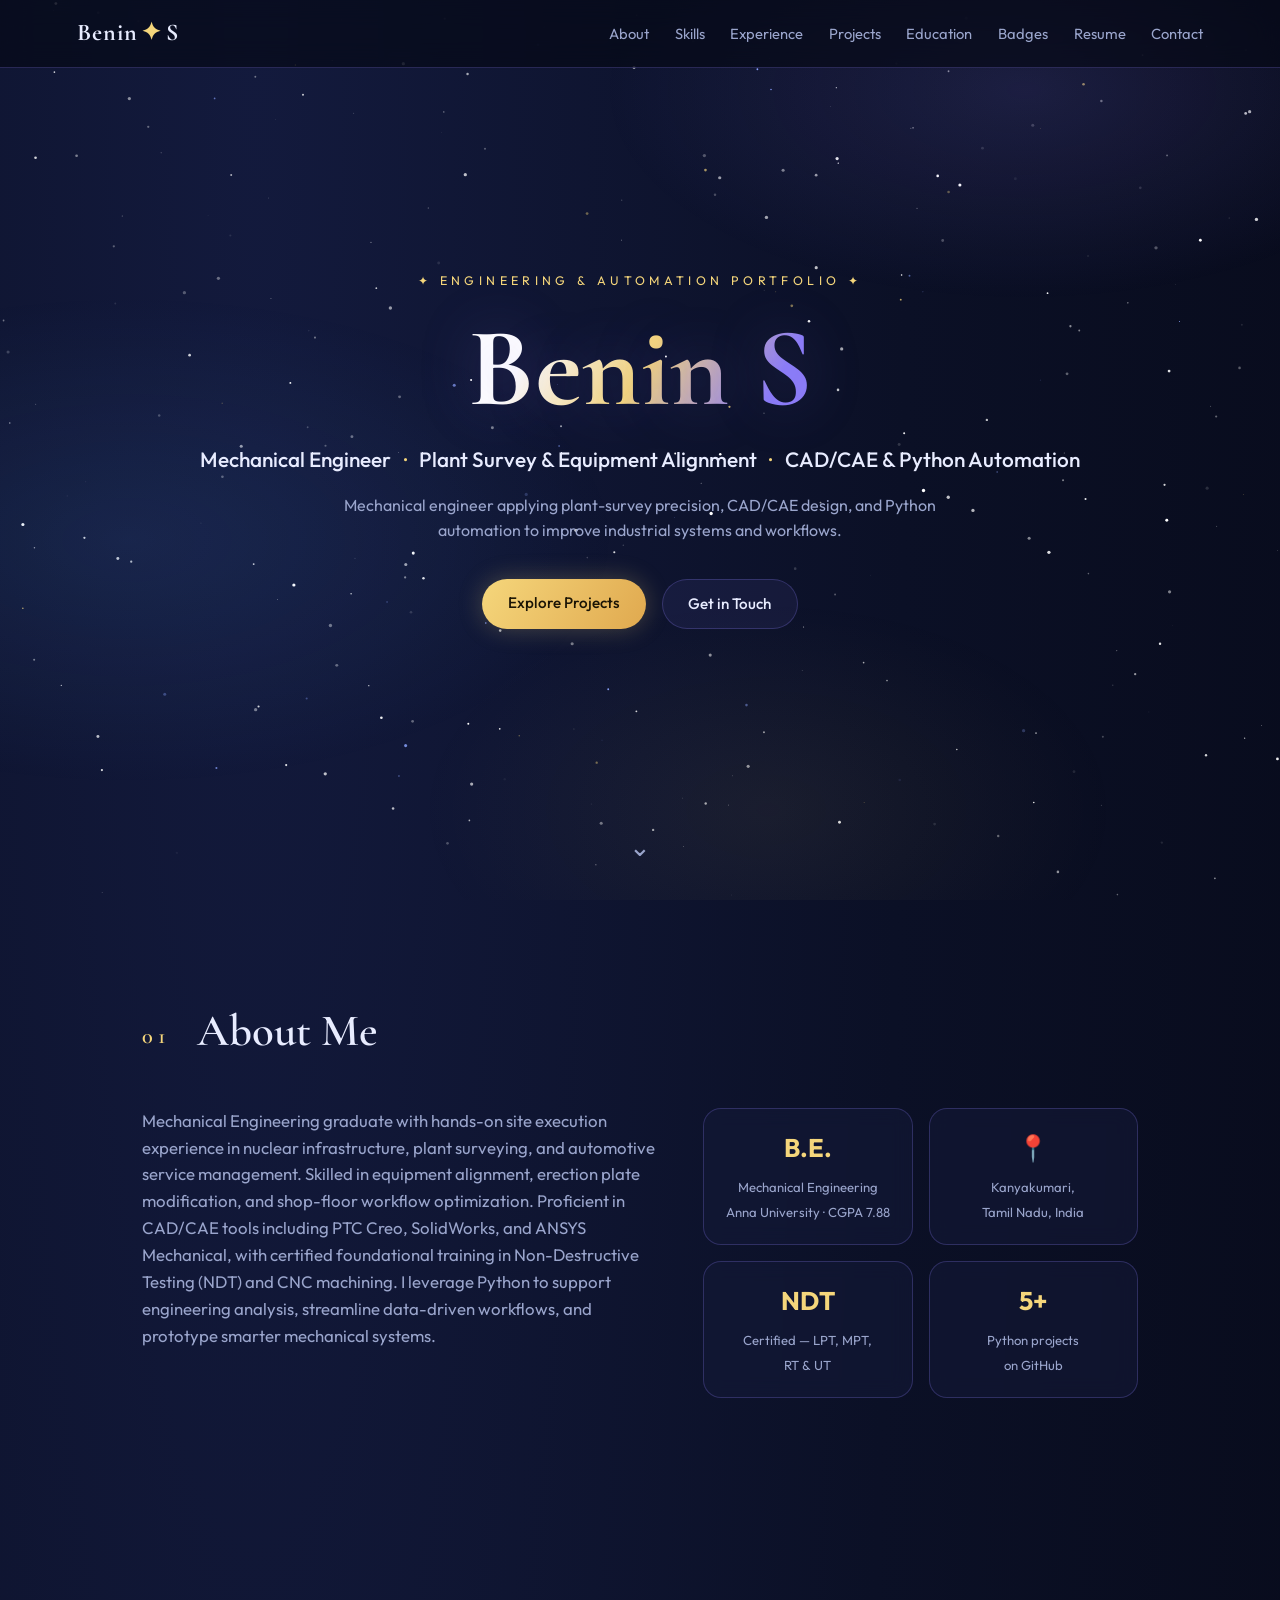
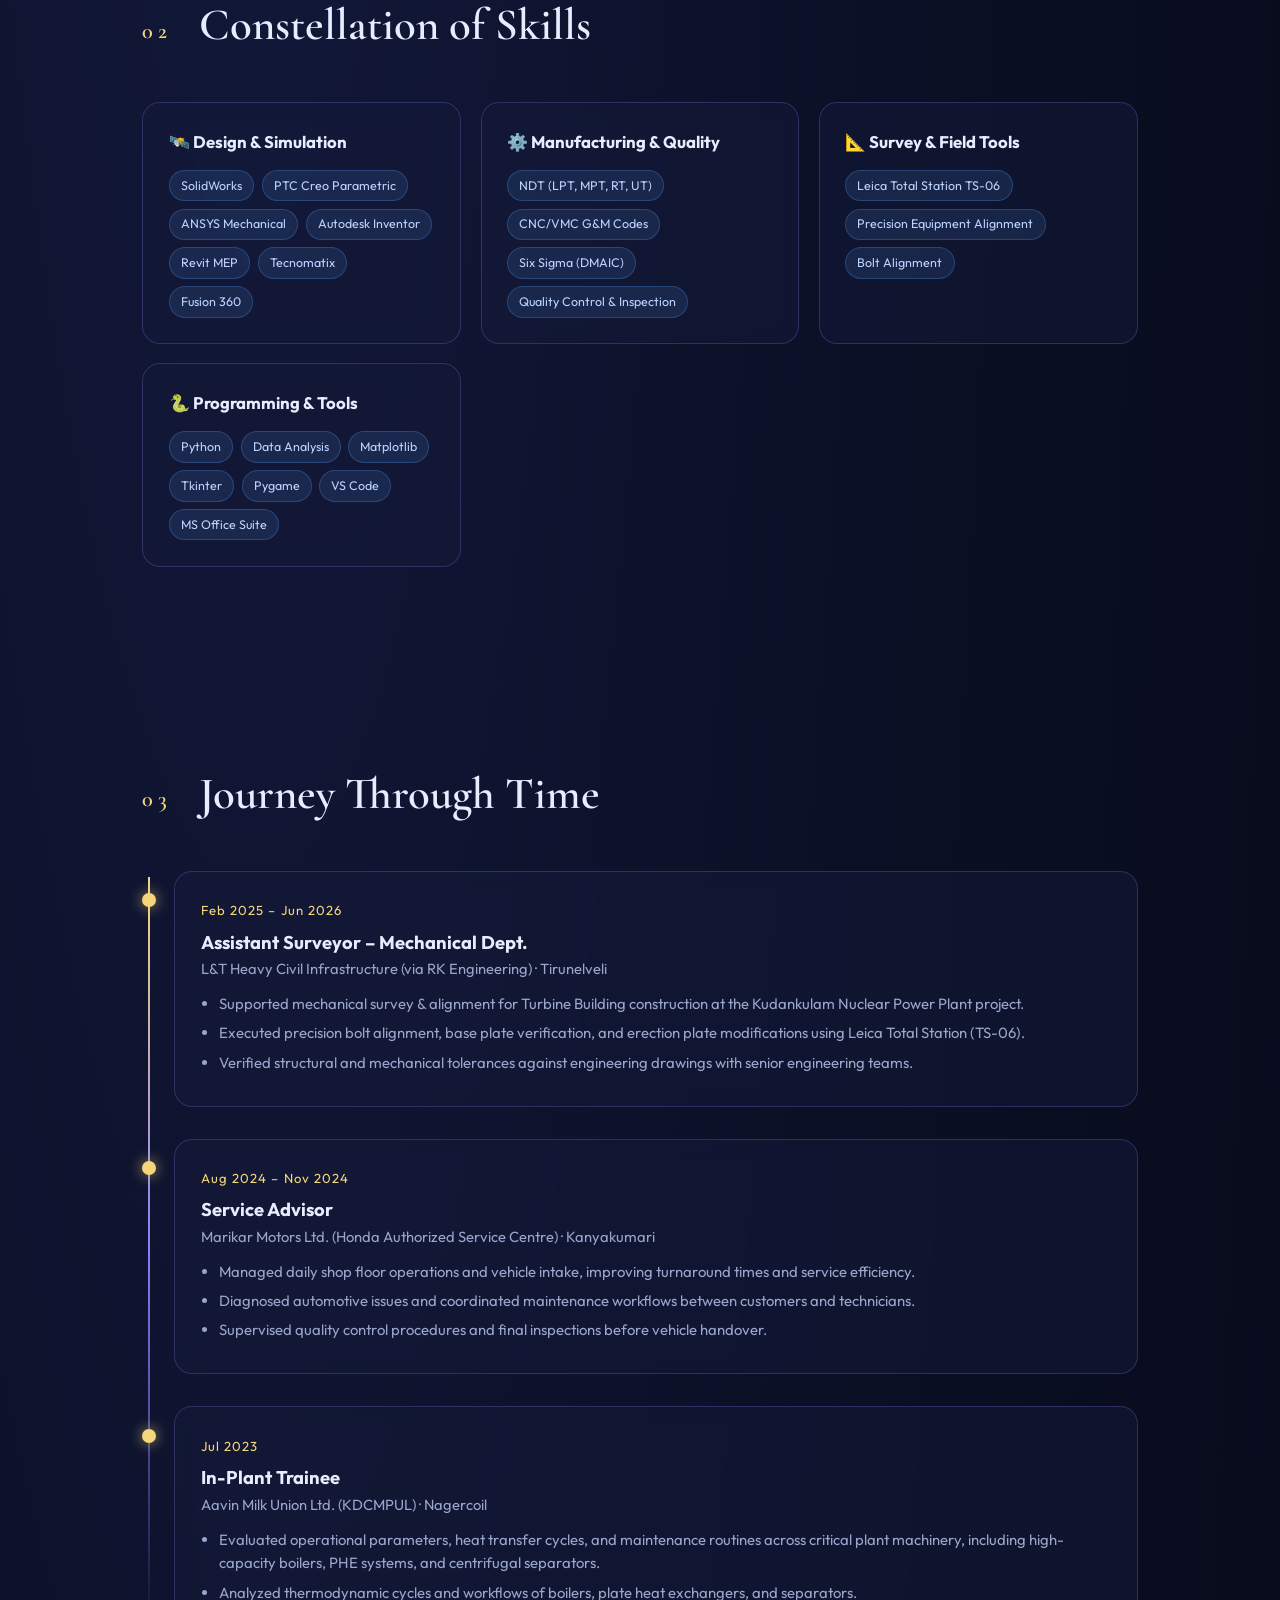
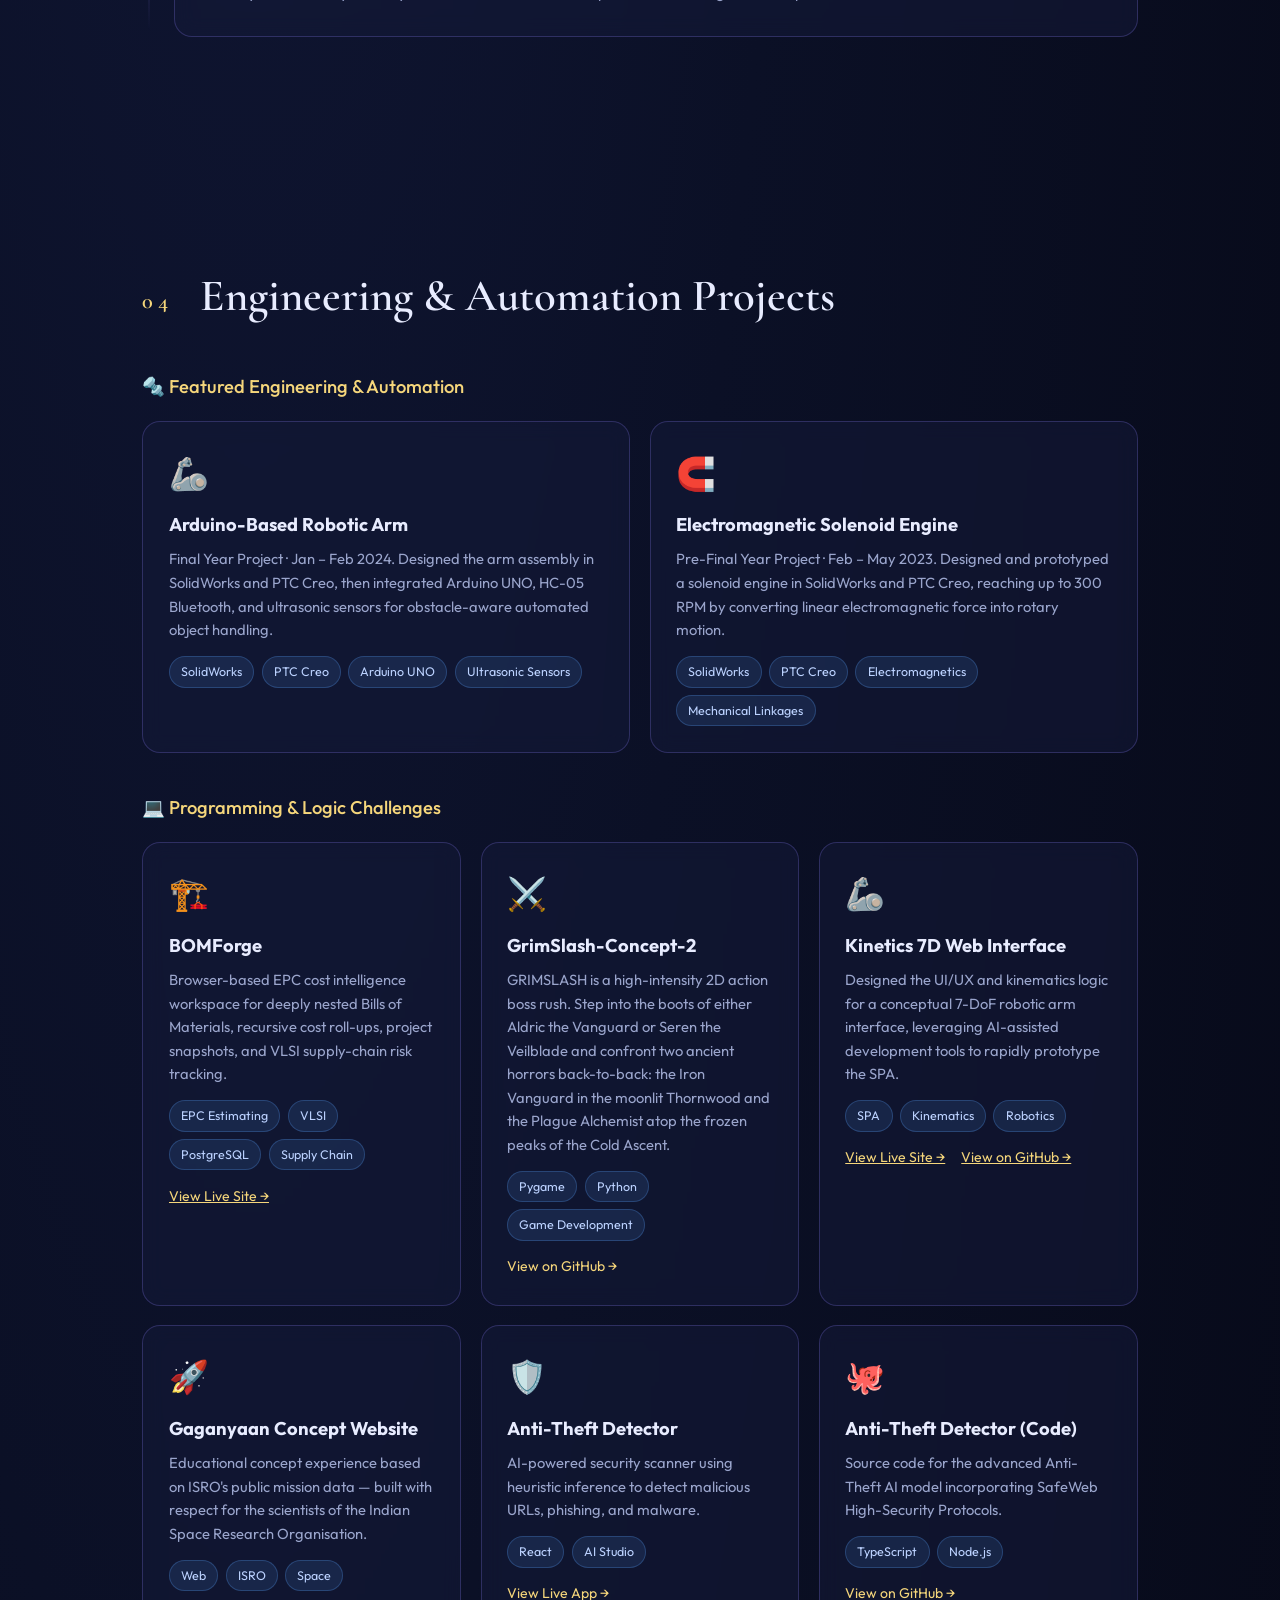
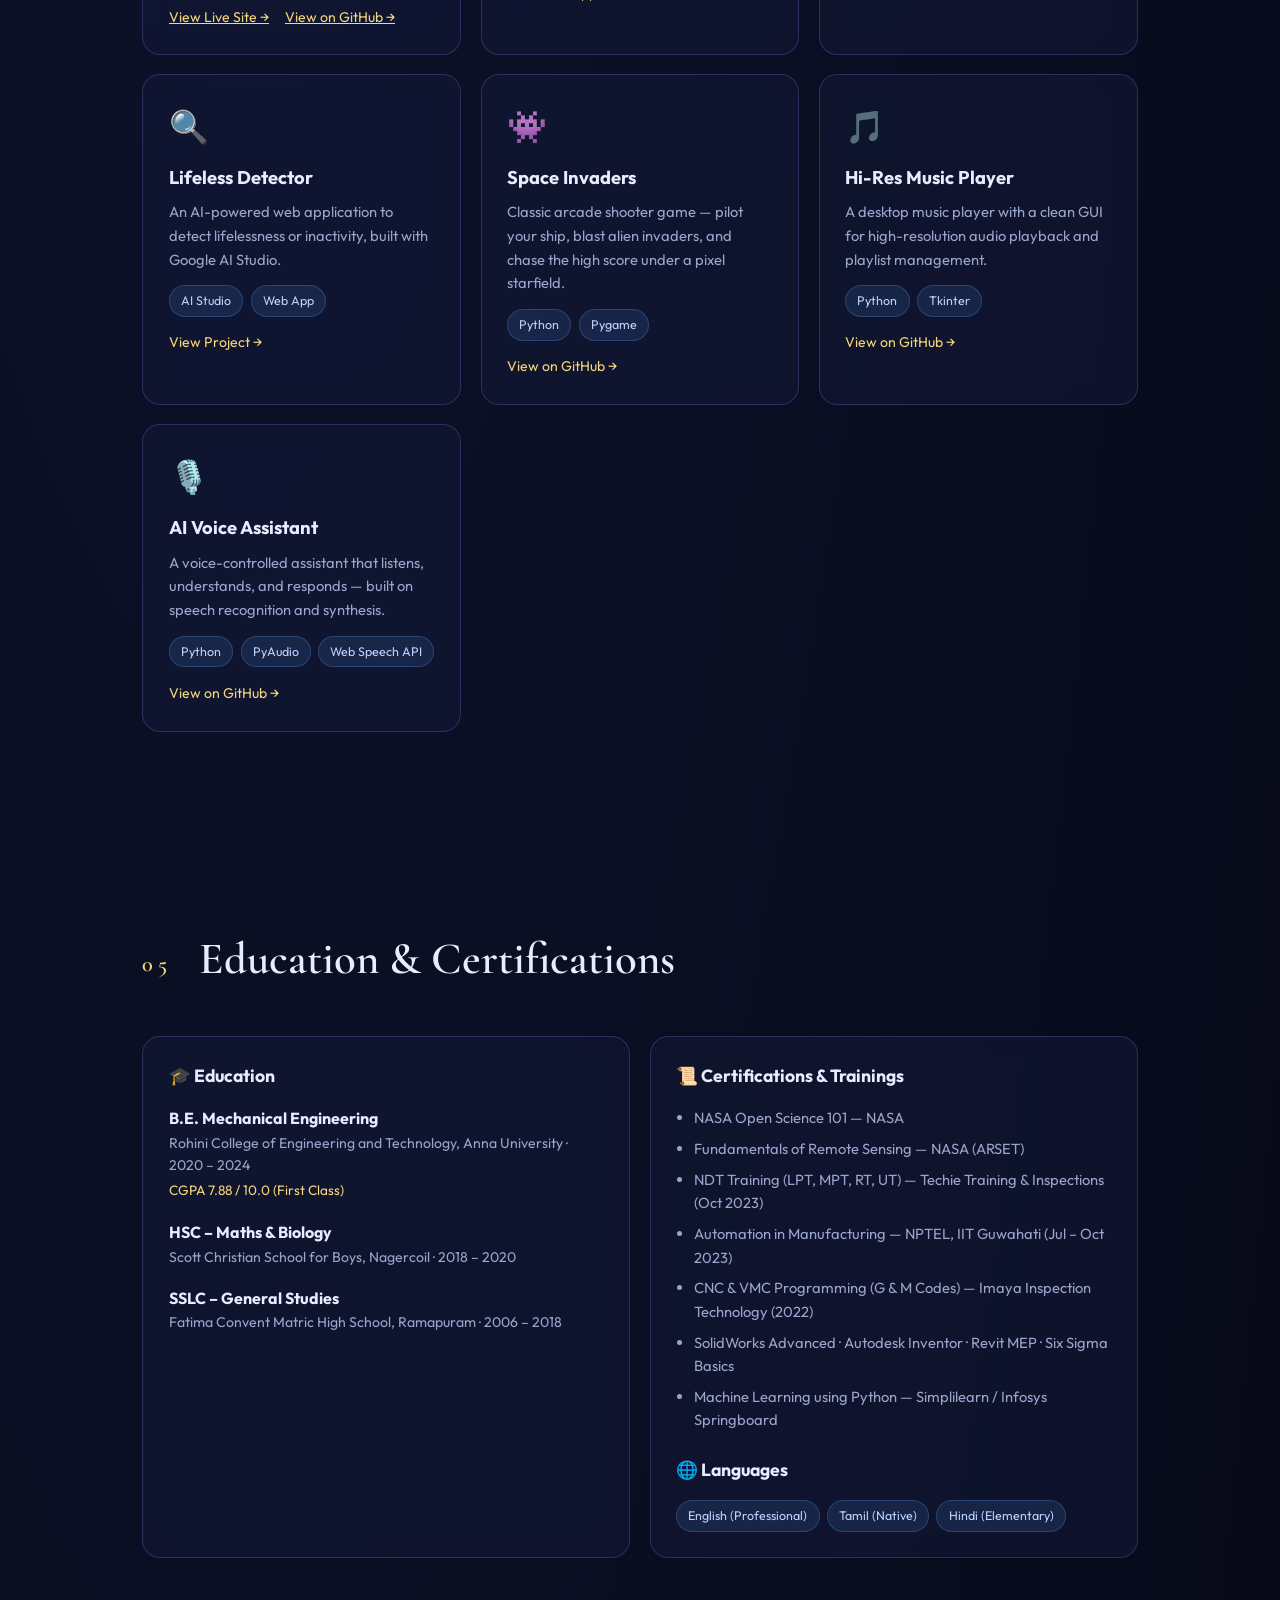
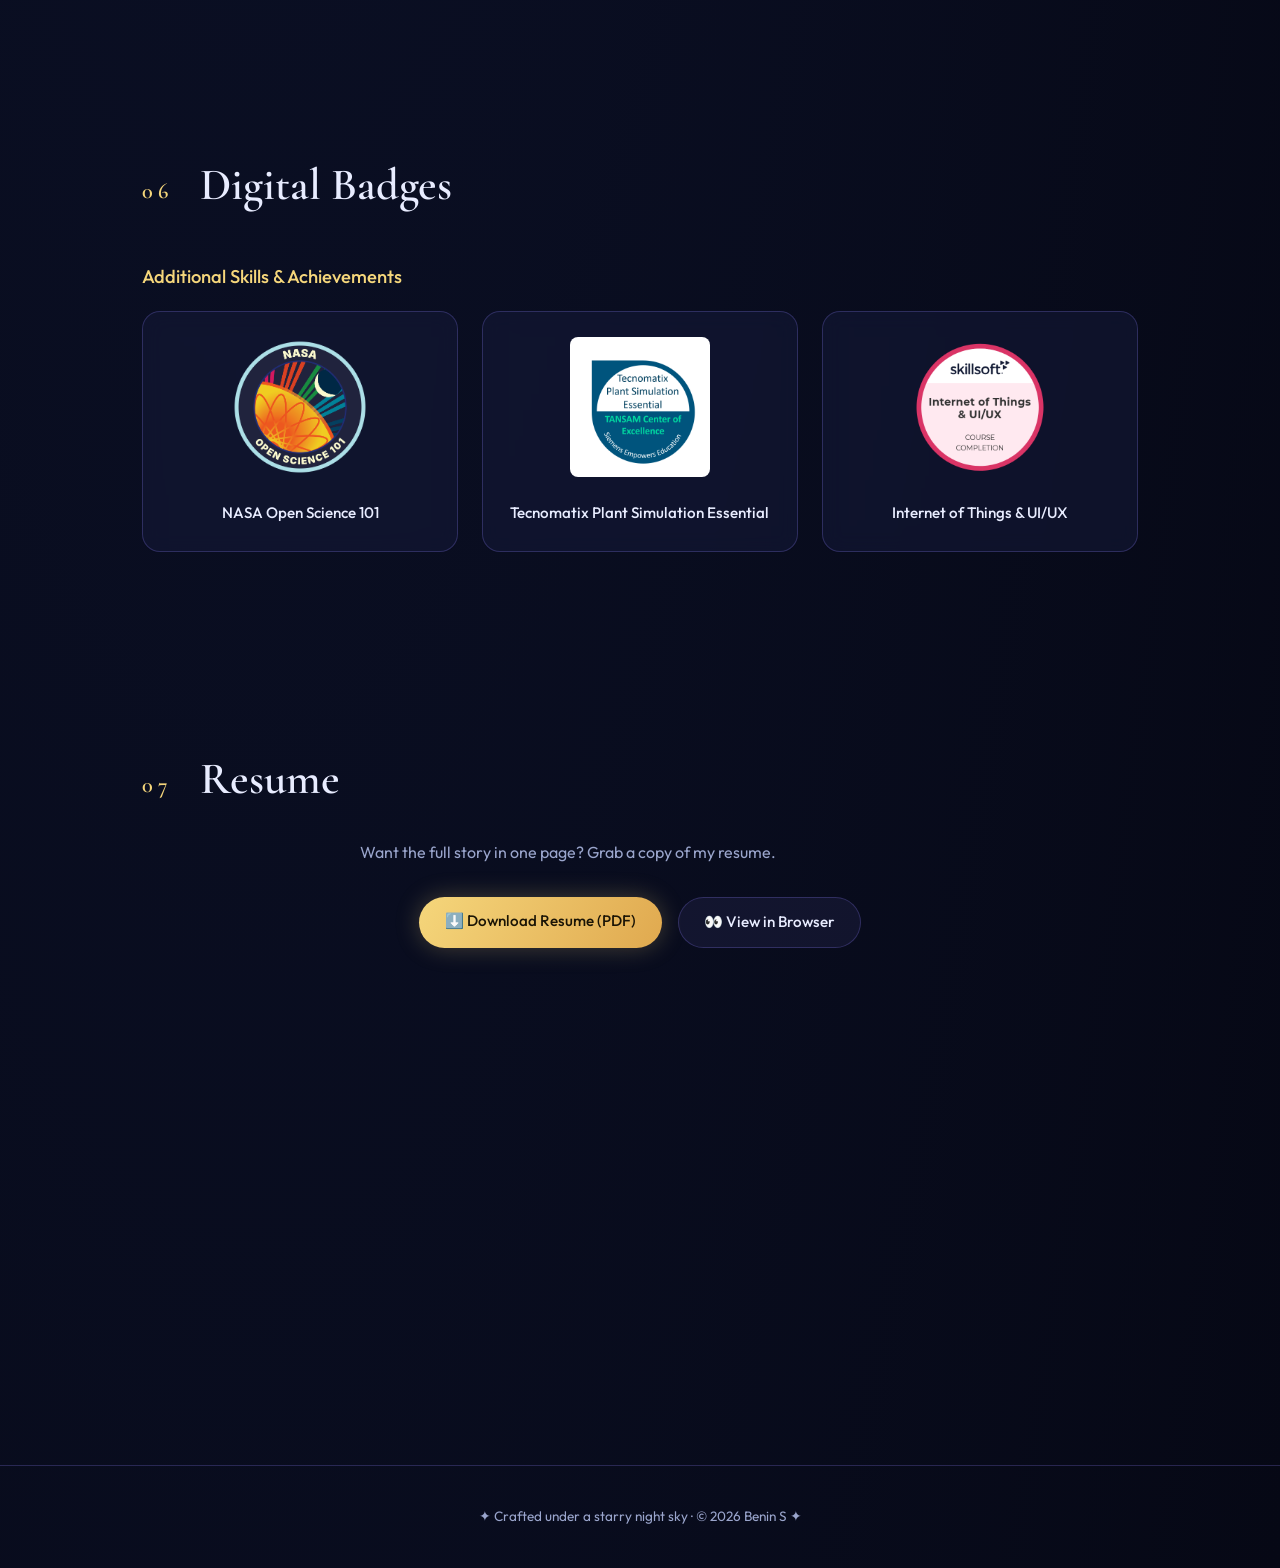
<file: index.html>
<!DOCTYPE html>
<html lang="en">
<head>
<meta charset="UTF-8" />
<meta name="viewport" content="width=device-width, initial-scale=1.0" />
<title>Benin S — Portfolio</title>
<meta name="description" content="Portfolio of Benin S — Mechanical Engineer with Python & CAD/CAE expertise." />
<link rel="preconnect" href="https://fonts.googleapis.com" />
<link rel="preconnect" href="https://fonts.gstatic.com" crossorigin />
<link href="https://fonts.googleapis.com/css2?family=Cormorant+Garamond:wght@500;600;700&family=Outfit:wght@300;400;500;600&display=swap" rel="stylesheet" />
<link rel="stylesheet" href="style.css" />
</head>
<body>
<canvas id="stars"></canvas>
<div class="aurora"></div>
<div class="shooting-stars"><span></span><span></span><span></span></div>

<nav class="nav">
  <a href="#home" class="logo">Benin<span>✦</span>S</a>
  <div class="nav-links">
    <a href="#about">About</a>
    <a href="#skills">Skills</a>
    <a href="#experience">Experience</a>
    <a href="#projects">Projects</a>
    <a href="#education">Education</a>
    <a href="#badges">Badges</a>
    <a href="#resume">Resume</a>
    <a href="#contact">Contact</a>
  </div>
</nav>

<header class="hero" id="home">
  <p class="hero-eyebrow">✦ Engineering &amp; Automation Portfolio ✦</p>
  <h1>Benin&nbsp;S</h1>
  <p class="hero-title">Mechanical Engineer <span class="dot">·</span> Plant Survey & Equipment Alignment <span class="dot">·</span> CAD/CAE & Python Automation</p>
  <p class="hero-sub">Mechanical engineer applying plant-survey precision, CAD/CAE design, and Python automation to improve industrial systems and workflows.</p>
  <div class="hero-cta">
    <a class="btn primary" href="#projects">Explore Projects</a>
     <a class="btn ghost" href="#contact">Get in Touch</a>
  </div>
  <div class="scroll-hint">⌄</div>
</header>

<main>
<section id="about" class="section">
  <h2 class="section-title"><span>01</span> About Me</h2>
  <div class="about-grid">
    <p class="about-text">
      Mechanical Engineering graduate with hands-on site execution experience in nuclear infrastructure,
      plant surveying, and automotive service management. Skilled in equipment alignment, erection plate
      modification, and shop-floor workflow optimization. Proficient in CAD/CAE tools including PTC Creo,
      SolidWorks, and ANSYS Mechanical, with certified foundational training in Non-Destructive Testing
      (NDT) and CNC machining. I leverage Python to support engineering analysis, streamline data-driven
      workflows, and prototype smarter mechanical systems.
    </p>
    <div class="about-cards">
      <div class="glass-card stat"><strong>B.E.</strong><span>Mechanical Engineering<br/>Anna University · CGPA 7.88</span></div>
      <div class="glass-card stat"><strong>📍</strong><span>Kanyakumari,<br/>Tamil Nadu, India</span></div>
      <div class="glass-card stat"><strong>NDT</strong><span>Certified — LPT, MPT,<br/>RT & UT</span></div>
      <div class="glass-card stat"><strong>5+</strong><span>Python projects<br/>on GitHub</span></div>
    </div>
  </div>
</section>

<section id="skills" class="section">
  <h2 class="section-title"><span>02</span> Constellation of Skills</h2>
  <div class="skills-grid">
    <div class="glass-card skill-card">
      <h3>🛰️ Design &amp; Simulation</h3>
      <div class="tags"><i>SolidWorks</i><i>PTC Creo Parametric</i><i>ANSYS Mechanical</i><i>Autodesk Inventor</i><i>Revit MEP</i><i>Tecnomatix</i><i>Fusion 360</i></div>
    </div>
    <div class="glass-card skill-card">
      <h3>⚙️ Manufacturing &amp; Quality</h3>
      <div class="tags"><i>NDT (LPT, MPT, RT, UT)</i><i>CNC/VMC G&amp;M Codes</i><i>Six Sigma (DMAIC)</i><i>Quality Control &amp; Inspection</i></div>
    </div>
    <div class="glass-card skill-card">
      <h3>📐 Survey &amp; Field Tools</h3>
      <div class="tags"><i>Leica Total Station TS-06</i><i>Precision Equipment Alignment</i><i>Bolt Alignment</i></div>
    </div>
    <div class="glass-card skill-card">
      <h3>🐍 Programming &amp; Tools</h3>
      <div class="tags"><i>Python</i><i>Data Analysis</i><i>Matplotlib</i><i>Tkinter</i><i>Pygame</i><i>VS Code</i><i>MS Office Suite</i></div>
    </div>
  </div>
</section>

<section id="experience" class="section">
  <h2 class="section-title"><span>03</span> Journey Through Time</h2>
  <div class="timeline">
    <div class="t-item">
      <div class="t-dot"></div>
      <div class="glass-card t-card">
        <span class="t-date">Feb 2025 – Jun 2026</span>
        <h3>Assistant Surveyor – Mechanical Dept.</h3>
        <h4>L&amp;T Heavy Civil Infrastructure (via RK Engineering) · Tirunelveli</h4>
        <ul>
          <li>Supported mechanical survey &amp; alignment for Turbine Building construction at the Kudankulam Nuclear Power Plant project.</li>
          <li>Executed precision bolt alignment, base plate verification, and erection plate modifications using Leica Total Station (TS-06).</li>
          <li>Verified structural and mechanical tolerances against engineering drawings with senior engineering teams.</li>
        </ul>
      </div>
    </div>
    <div class="t-item">
      <div class="t-dot"></div>
      <div class="glass-card t-card">
        <span class="t-date">Aug 2024 – Nov 2024</span>
        <h3>Service Advisor</h3>
        <h4>Marikar Motors Ltd. (Honda Authorized Service Centre) · Kanyakumari</h4>
        <ul>
          <li>Managed daily shop floor operations and vehicle intake, improving turnaround times and service efficiency.</li>
          <li>Diagnosed automotive issues and coordinated maintenance workflows between customers and technicians.</li>
          <li>Supervised quality control procedures and final inspections before vehicle handover.</li>
        </ul>
      </div>
    </div>
    <div class="t-item">
      <div class="t-dot"></div>
      <div class="glass-card t-card">
        <span class="t-date">Jul 2023</span>
        <h3>In-Plant Trainee</h3>
        <h4>Aavin Milk Union Ltd. (KDCMPUL) · Nagercoil</h4>
        <ul>
          <li>Evaluated operational parameters, heat transfer cycles, and maintenance routines across critical
plant machinery, including high-capacity boilers, PHE systems, and centrifugal separators.</li>
          <li>Analyzed thermodynamic cycles and workflows of boilers, plate heat exchangers, and separators.</li>
        </ul>
      </div>
    </div>
  </div>
</section>

<section id="projects" class="section">
  <h2 class="section-title"><span>04</span> Engineering & Automation Projects</h2>

  <h3 class="sub-heading">🔩 Featured Engineering &amp; Automation</h3>
  <div class="projects-grid two">
    <div class="glass-card project">
      <div class="p-icon">🦾</div>
      <h3>Arduino-Based Robotic Arm</h3>
      <p>Final Year Project · Jan – Feb 2024. Designed the arm assembly in SolidWorks and PTC Creo, then integrated Arduino UNO, HC-05 Bluetooth, and ultrasonic sensors for obstacle-aware automated object handling.</p>
      <div class="tags"><i>SolidWorks</i><i>PTC Creo</i><i>Arduino UNO</i><i>Ultrasonic Sensors</i></div>
    </div>
    <div class="glass-card project">
      <div class="p-icon">🧲</div>
      <h3>Electromagnetic Solenoid Engine</h3>
      <p>Pre-Final Year Project · Feb – May 2023. Designed and prototyped a solenoid engine in SolidWorks and PTC Creo, reaching up to 300 RPM by converting linear electromagnetic force into rotary motion.</p>
      <div class="tags"><i>SolidWorks</i><i>PTC Creo</i><i>Electromagnetics</i><i>Mechanical Linkages</i></div>
    </div>
  </div>

  <h3 class="sub-heading">💻 Programming &amp; Logic Challenges</h3>
  <div class="projects-grid">
    <div class="glass-card project">
      <div class="p-icon">🏗️</div>
      <h3>BOMForge</h3>
      <p>Browser-based EPC cost intelligence workspace for deeply nested Bills of Materials, recursive cost roll-ups, project snapshots, and VLSI supply-chain risk tracking.</p>
      <div class="tags"><i>EPC Estimating</i><i>VLSI</i><i>PostgreSQL</i><i>Supply Chain</i></div>
      <div class="p-links">
        <a class="p-link" href="https://bom-forge.vercel.app/" target="_blank" rel="noopener">View Live Site →</a>
      </div>
    </div>
    <a class="glass-card project" href="https://github.com/Benin07/GrimSlash-Concept-2" target="_blank" rel="noopener">
      <div class="p-icon">⚔️</div>
      <h3>GrimSlash-Concept-2</h3>
      <p>GRIMSLASH is a high-intensity 2D action boss rush. Step into the boots of either Aldric the Vanguard or Seren the Veilblade and confront two ancient horrors back-to-back: the Iron Vanguard in the moonlit Thornwood and the Plague Alchemist atop the frozen peaks of the Cold Ascent.</p>
      <div class="tags"><i>Pygame</i><i>Python</i><i>Game Development</i></div>
      <span class="p-link">View on GitHub →</span>
    </a>
    <div class="glass-card project">
      <div class="p-icon">🦾</div>
      <h3>Kinetics 7D Web Interface</h3>
      <p>Designed the UI/UX and kinematics logic for a conceptual 7-DoF robotic arm interface, leveraging AI-assisted development tools to rapidly prototype the SPA.</p>
      <div class="tags"><i>SPA</i><i>Kinematics</i><i>Robotics</i></div>
      <div class="p-links">
        <a class="p-link" href="https://humanoid-robotic-arm-fyxc.bolt.host/" target="_blank" rel="noopener">View Live Site →</a>
        <a class="p-link" href="https://github.com/Benin07/Kinetics-7D-Next-Gen-Kinematics-Web-Interface" target="_blank" rel="noopener">View on GitHub →</a>
      </div>
    </div>
    <div class="glass-card project">
      <div class="p-icon">🚀</div>
      <h3>Gaganyaan Concept Website</h3>
      <p>Educational concept experience based on ISRO's public mission data — built with respect for the scientists of the Indian Space Research Organisation.</p>
      <div class="tags"><i>Web</i><i>ISRO</i><i>Space</i></div>
      <div class="p-links">
        <a class="p-link" href="https://gaganyaanconcept.netlify.app/" target="_blank" rel="noopener">View Live Site →</a>
        <a class="p-link" href="https://github.com/Benin07/GAGANYAAN-Concept-Website" target="_blank" rel="noopener">View on GitHub →</a>
      </div>
    </div>
    <a class="glass-card project" href="https://anti-theft-detector-1086287792789.asia-southeast1.run.app/" target="_blank" rel="noopener">
      <div class="p-icon">🛡️</div>
      <h3>Anti-Theft Detector</h3>
      <p>AI-powered security scanner using heuristic inference to detect malicious URLs, phishing, and malware.</p>
      <div class="tags"><i>React</i><i>AI Studio</i></div>
      <span class="p-link">View Live App →</span>
    </a>
    <a class="glass-card project" href="https://github.com/Benin07/Anti-Theft-Detector-" target="_blank" rel="noopener">
      <div class="p-icon">🐙</div>
      <h3>Anti-Theft Detector (Code)</h3>
      <p>Source code for the advanced Anti-Theft AI model incorporating SafeWeb High-Security Protocols.</p>
      <div class="tags"><i>TypeScript</i><i>Node.js</i></div>
      <span class="p-link">View on GitHub →</span>
    </a>
    <a class="glass-card project" href="https://lifeless-detector.ai.studio/" target="_blank" rel="noopener">
      <div class="p-icon">🔍</div>
      <h3>Lifeless Detector</h3>
      <p>An AI-powered web application to detect lifelessness or inactivity, built with Google AI Studio.</p>
      <div class="tags"><i>AI Studio</i><i>Web App</i></div>
      <span class="p-link">View Project →</span>
    </a>
    <a class="glass-card project" href="https://github.com/Benin07/Arcade-Pygame-Project" target="_blank" rel="noopener">
      <div class="p-icon">👾</div>
      <h3>Space Invaders</h3>
      <p>Classic arcade shooter game — pilot your ship, blast alien invaders, and chase the high score under a pixel starfield.</p>
      <div class="tags"><i>Python</i><i>Pygame</i></div>
      <span class="p-link">View on GitHub →</span>
    </a>
    <a class="glass-card project" href="https://github.com/Benin07/HI-Res-Music-Player-Classic" target="_blank" rel="noopener">
      <div class="p-icon">🎵</div>
      <h3>Hi-Res Music Player</h3>
      <p>A desktop music player with a clean GUI for high-resolution audio playback and playlist management.</p>
      <div class="tags"><i>Python</i><i>Tkinter</i></div>
      <span class="p-link">View on GitHub →</span>
    </a>
    <a class="glass-card project" href="https://github.com/Benin07/Strife-Personal-Voice-Assistant" target="_blank" rel="noopener">
      <div class="p-icon">🎙️</div>
      <h3>AI Voice Assistant</h3>
      <p>A voice-controlled assistant that listens, understands, and responds — built on speech recognition and synthesis.</p>
      <div class="tags"><i>Python</i><i>PyAudio</i><i>Web Speech API</i></div>
      <span class="p-link">View on GitHub →</span>
    </a>
  </div>

</section>

<section id="education" class="section">
  <h2 class="section-title"><span>05</span> Education &amp; Certifications</h2>
  <div class="edu-grid">
    <div class="glass-card edu-card">
      <h3>🎓 Education</h3>
      <div class="edu-item">
        <strong>B.E. Mechanical Engineering</strong>
        <span>Rohini College of Engineering and Technology, Anna University · 2020 – 2024</span>
        <em>CGPA 7.88 / 10.0 (First Class)</em>
      </div>
      <div class="edu-item">
        <strong>HSC – Maths &amp; Biology</strong>
        <span>Scott Christian School for Boys, Nagercoil · 2018 – 2020</span>
      </div>
      <div class="edu-item">
        <strong>SSLC – General Studies</strong>
        <span>Fatima Convent Matric High School, Ramapuram · 2006 – 2018</span>
      </div>
    </div>
    <div class="glass-card edu-card">
      <h3>📜 Certifications &amp; Trainings</h3>
      <ul class="cert-list">
        <li>NASA Open Science 101 — NASA</li>
        <li>Fundamentals of Remote Sensing — NASA (ARSET)</li>
        <li>NDT Training (LPT, MPT, RT, UT) — Techie Training &amp; Inspections (Oct 2023)</li>
        <li>Automation in Manufacturing — NPTEL, IIT Guwahati (Jul – Oct 2023)</li>
        <li>CNC &amp; VMC Programming (G &amp; M Codes) — Imaya Inspection Technology (2022)</li>
        <li>SolidWorks Advanced · Autodesk Inventor · Revit MEP · Six Sigma Basics</li>
        <li>Machine Learning using Python — Simplilearn / Infosys Springboard</li>
      </ul>
      <h3 style="margin-top:1.5rem">🌐 Languages</h3>
      <div class="tags"><i>English (Professional)</i><i>Tamil (Native)</i><i>Hindi (Elementary)</i></div>
    </div>
  </div>
</section>

<section id="badges" class="section">
  <h2 class="section-title"><span>06</span> Digital Badges</h2>
  <p class="sub-heading" style="margin-top: 0;">Additional Skills & Achievements</p>
  <div class="badges-grid">
    <div class="glass-card badge-card">
      <img src="nasa-open-science-101.png" alt="NASA Open Science 101" />
      <p>NASA Open Science 101</p>
    </div>
    <div class="glass-card badge-card">
      <img src="tecnomatix-plant-simulation-essential-tansam-center.png" alt="Tecnomatix Plant Simulation Essential" />
      <p>Tecnomatix Plant Simulation Essential</p>
    </div>
    <div class="glass-card badge-card">
      <img src="c8c5cb7e-fc1a-4f83-a574-c988f011f4bc.png" alt="Skillsoft Internet of Things & UI/UX" />
      <p>Internet of Things &amp; UI/UX</p>
    </div>
  </div>
</section>

<section id="resume" class="section resume">
  <h2 class="section-title"><span>07</span> Resume</h2>
  <p class="contact-lead">Want the full story in one page? Grab a copy of my resume.</p>
  <div class="contact-links">
    <a class="btn primary" href="Benin_S_Resume.pdf" download="Benin_S_Resume.pdf">⬇️ Download Resume (PDF)</a>
    <a class="btn ghost" href="Benin_S_Resume.pdf" target="_blank" rel="noopener">👀 View in Browser</a>
  </div>
</section>

<section id="contact" class="section contact">
  <h2 class="section-title"><span>08</span> Let's Connect</h2>
  <p class="contact-lead">Whether it's engineering, code, or a constellation of both — I'd love to hear from you.</p>
  <div class="contact-links">
    <a class="btn primary" href="mailto:benin5500b@gmail.com">✉️ benin5500b@gmail.com</a>
    <a class="btn ghost" href="tel:+919489824594">📞 +91 94898 24594</a>
    <a class="btn ghost" href="https://linkedin.com/in/benin-s-840840269" target="_blank" rel="noopener">💼 LinkedIn</a>
    <a class="btn ghost" href="https://github.com/Benin07" target="_blank" rel="noopener">🐙 GitHub</a>
  </div>
</section>
</main>

<footer>
  <p>✦ Crafted under a starry night sky · © 2026 Benin S ✦</p>
</footer>

<script src="script.js"></script>
</body>
</html>
</file>
<file: style.css>
:root {
  --bg-deep: #060815;
  --bg-mid: #0b1026;
  --ink: #e8ecff;
  --muted: #9aa5cc;
  --gold: #f5d67b;
  --violet: #8b7cf7;
  --blue: #5aa2ff;
  --card: rgba(20, 26, 58, 0.55);
  --border: rgba(139, 124, 247, 0.25);
}

* { margin: 0; padding: 0; box-sizing: border-box; }
html { scroll-behavior: smooth; }

body {
  font-family: "Outfit", sans-serif;
  background: radial-gradient(ellipse at 20% 0%, #131a3d 0%, var(--bg-mid) 45%, var(--bg-deep) 100%);
  color: var(--ink);
  min-height: 100vh;
  overflow-x: hidden;
  line-height: 1.6;
}

#stars {
  position: fixed; inset: 0;
  width: 100%; height: 100%;
  z-index: 0; pointer-events: none;
}

.aurora {
  position: fixed; inset: 0; z-index: 0; pointer-events: none;
  background:
    radial-gradient(600px 300px at 80% 10%, rgba(139,124,247,0.14), transparent 70%),
    radial-gradient(700px 350px at 10% 60%, rgba(90,162,255,0.10), transparent 70%),
    radial-gradient(500px 300px at 60% 90%, rgba(245,214,123,0.06), transparent 70%);
  animation: drift 24s ease-in-out infinite alternate;
}
@keyframes drift { to { transform: translateY(-30px) scale(1.05); } }

/* shooting stars */
.shooting-stars { position: fixed; inset: 0; z-index: 0; pointer-events: none; overflow: hidden; }
.shooting-stars span {
  position: absolute; top: -10%;
  width: 2px; height: 2px; border-radius: 50%;
  background: #fff;
  box-shadow: 0 0 8px 2px rgba(255,255,255,0.6);
  animation: shoot 6s linear infinite;
  opacity: 0;
}
.shooting-stars span::after {
  content: ""; position: absolute; top: 50%; right: 1px;
  width: 120px; height: 1px;
  background: linear-gradient(to left, rgba(255,255,255,0.8), transparent);
  transform: translateY(-50%) rotate(0deg);
}
.shooting-stars span:nth-child(1) { left: 70%; animation-delay: 2s; }
.shooting-stars span:nth-child(2) { left: 35%; animation-delay: 7s; animation-duration: 7s; }
.shooting-stars span:nth-child(3) { left: 90%; animation-delay: 12s; animation-duration: 5.5s; }
@keyframes shoot {
  0% { transform: translate(0,0) rotate(-35deg); opacity: 0; }
  3% { opacity: 1; }
  12% { transform: translate(-360px, 260px) rotate(-35deg); opacity: 0; }
  100% { opacity: 0; }
}

/* nav */
.nav {
  position: fixed; top: 0; left: 0; right: 0; z-index: 10;
  display: flex; align-items: center; justify-content: space-between;
  padding: 0.9rem 6vw;
  background: rgba(6, 8, 21, 0.65);
  backdrop-filter: blur(14px);
  border-bottom: 1px solid var(--border);
}
.logo {
  font-family: "Cormorant Garamond", serif;
  font-size: 1.5rem; font-weight: 700;
  color: var(--ink); text-decoration: none; letter-spacing: 0.04em;
}
.logo span { color: var(--gold); margin: 0 0.15em; }
.nav-links { display: flex; gap: 1.6rem; }
.nav-links a {
  color: var(--muted); text-decoration: none; font-size: 0.92rem;
  transition: color 0.25s;
}
.nav-links a:hover { color: var(--gold); }

/* hero */
.hero {
  position: relative; z-index: 1;
  min-height: 100vh;
  display: flex; flex-direction: column; align-items: center; justify-content: center;
  text-align: center; padding: 0 6vw;
}
.hero-eyebrow {
  color: var(--gold); letter-spacing: 0.35em; text-transform: uppercase;
  font-size: 0.78rem; margin-bottom: 1.2rem;
}
.hero h1 {
  font-family: "Cormorant Garamond", serif;
  font-size: clamp(3.5rem, 10vw, 7rem);
  font-weight: 700; line-height: 1.05;
  background: linear-gradient(120deg, #fff 20%, var(--gold) 50%, var(--violet) 85%);
  -webkit-background-clip: text; background-clip: text; color: transparent;
  text-shadow: 0 0 60px rgba(139,124,247,0.25);
}
.hero-title { margin-top: 1rem; font-size: clamp(1rem, 2.4vw, 1.3rem); color: var(--ink); font-weight: 500; }
.hero-title .dot { color: var(--gold); margin: 0 0.4em; }
.hero-sub { margin-top: 1rem; max-width: 620px; color: var(--muted); }
.hero-cta { margin-top: 2.2rem; display: flex; gap: 1rem; flex-wrap: wrap; justify-content: center; }
.scroll-hint {
  position: absolute; bottom: 2rem; font-size: 1.6rem; color: var(--muted);
  animation: bob 2s ease-in-out infinite;
}
@keyframes bob { 50% { transform: translateY(8px); } }

.btn {
  display: inline-block; padding: 0.75rem 1.6rem; border-radius: 999px;
  text-decoration: none; font-weight: 500; font-size: 0.95rem;
  transition: transform 0.25s, box-shadow 0.25s, background 0.25s;
}
.btn.primary {
  background: linear-gradient(120deg, var(--gold), #e0a94f);
  color: #1a1405;
  box-shadow: 0 0 24px rgba(245,214,123,0.25);
}
.btn.primary:hover { transform: translateY(-2px); box-shadow: 0 0 36px rgba(245,214,123,0.45); }
.btn.ghost {
  border: 1px solid var(--border); color: var(--ink);
  background: rgba(139,124,247,0.08);
}
.btn.ghost:hover { transform: translateY(-2px); background: rgba(139,124,247,0.18); }

/* sections */
main { position: relative; z-index: 1; }
.section { padding: 6rem 8vw; max-width: 1200px; margin: 0 auto; scroll-margin-top: 80px; }
.section-title {
  font-family: "Cormorant Garamond", serif;
  font-size: clamp(1.9rem, 4vw, 2.8rem);
  margin-bottom: 2.5rem; font-weight: 600;
}
.section-title span {
  color: var(--gold); font-size: 0.5em; vertical-align: middle;
  margin-right: 0.8em; letter-spacing: 0.2em;
}
.sub-heading { margin: 2.5rem 0 1.2rem; font-size: 1.15rem; color: var(--gold); font-weight: 500; }

.glass-card {
  background: var(--card);
  border: 1px solid var(--border);
  border-radius: 18px;
  padding: 1.6rem;
  backdrop-filter: blur(10px);
  transition: transform 0.3s, border-color 0.3s, box-shadow 0.3s;
}
.glass-card:hover {
  transform: translateY(-4px);
  border-color: rgba(245,214,123,0.45);
  box-shadow: 0 12px 40px rgba(6,8,21,0.6), 0 0 24px rgba(139,124,247,0.12);
}

/* about */
.about-grid { display: grid; grid-template-columns: 1.2fr 1fr; gap: 2.5rem; align-items: start; }
.about-text { color: var(--muted); font-size: 1.05rem; }
.about-cards { display: grid; grid-template-columns: 1fr 1fr; gap: 1rem; }
.stat { text-align: center; padding: 1.2rem 0.8rem; }
.stat strong { display: block; font-size: 1.6rem; color: var(--gold); margin-bottom: 0.3rem; }
.stat span { color: var(--muted); font-size: 0.82rem; }

/* skills */
.skills-grid { display: grid; grid-template-columns: repeat(auto-fit, minmax(260px, 1fr)); gap: 1.2rem; }
.skill-card h3 { font-size: 1.05rem; margin-bottom: 0.9rem; }
.tags { display: flex; flex-wrap: wrap; gap: 0.45rem; }
.tags i {
  font-style: normal; font-size: 0.78rem;
  padding: 0.3rem 0.7rem; border-radius: 999px;
  background: rgba(90,162,255,0.12);
  border: 1px solid rgba(90,162,255,0.25);
  color: #bcd2ff;
}

/* timeline */
.timeline { position: relative; padding-left: 2rem; }
.timeline::before {
  content: ""; position: absolute; left: 6px; top: 6px; bottom: 6px; width: 2px;
  background: linear-gradient(var(--gold), var(--violet), transparent);
}
.t-item { position: relative; margin-bottom: 2rem; }
.t-dot {
  position: absolute; left: -2rem; top: 1.4rem;
  width: 14px; height: 14px; border-radius: 50%;
  background: var(--gold);
  box-shadow: 0 0 14px rgba(245,214,123,0.7);
}
.t-date { color: var(--gold); font-size: 0.82rem; letter-spacing: 0.08em; }
.t-card h3 { margin-top: 0.3rem; font-size: 1.15rem; }
.t-card h4 { color: var(--muted); font-weight: 400; font-size: 0.92rem; margin-bottom: 0.7rem; }
.t-card ul { padding-left: 1.1rem; color: var(--muted); font-size: 0.93rem; }
.t-card li { margin-bottom: 0.35rem; }

/* projects */
.projects-grid { display: grid; grid-template-columns: repeat(auto-fit, minmax(270px, 1fr)); gap: 1.2rem; }
.projects-grid.two { grid-template-columns: repeat(auto-fit, minmax(320px, 1fr)); }
.project { display: block; text-decoration: none; color: var(--ink); }
.p-icon { font-size: 2rem; margin-bottom: 0.7rem; }
.project h3 { font-size: 1.15rem; margin-bottom: 0.5rem; }
.project p { color: var(--muted); font-size: 0.92rem; margin-bottom: 0.9rem; }
.p-link { display: inline-block; margin-top: 0.9rem; color: var(--gold); font-size: 0.88rem; }

/* education */
.edu-grid { display: grid; grid-template-columns: 1fr 1fr; gap: 1.2rem; }
.edu-card h3 { margin-bottom: 1rem; font-size: 1.1rem; }
.edu-item { margin-bottom: 1.1rem; }
.edu-item strong { display: block; }
.edu-item span { color: var(--muted); font-size: 0.88rem; display: block; }
.edu-item em { color: var(--gold); font-style: normal; font-size: 0.85rem; }
.cert-list { padding-left: 1.1rem; color: var(--muted); font-size: 0.92rem; }
.cert-list li { margin-bottom: 0.45rem; }

/* badges */
.badges-grid {
  display: grid;
  grid-template-columns: repeat(auto-fit, minmax(220px, 1fr));
  gap: 1.5rem;
  justify-items: center;
}

/* two links side by side in project cards (e.g. Gaganyaan) */
.p-links { display: flex; gap: 1rem; flex-wrap: wrap; }
.badge-card {
  text-align: center;
  display: flex;
  flex-direction: column;
  align-items: center;
  gap: 1rem;
  width: 100%;
}
.badge-card img {
  width: 140px;
  height: 140px;
  object-fit: contain;
  border-radius: 8px;
}
.badge-card p {
  color: var(--ink);
  font-weight: 500;
  font-size: 0.95rem;
  margin-top: 0.5rem;
}

/* contact */
.contact { text-align: center; }
.contact-lead { color: var(--muted); max-width: 560px; margin: -1rem auto 2rem; }
.contact-links { display: flex; flex-wrap: wrap; gap: 1rem; justify-content: center; }

footer {
  position: relative; z-index: 1;
  text-align: center; padding: 2.5rem 1rem;
  color: var(--muted); font-size: 0.85rem;
  border-top: 1px solid var(--border);
}

/* reveal on scroll */
.reveal { opacity: 0; transform: translateY(28px); transition: opacity 0.7s ease, transform 0.7s ease; }
.reveal.visible { opacity: 1; transform: none; }

@media (max-width: 820px) {
  .nav-links { display: none; }
  .about-grid, .edu-grid { grid-template-columns: 1fr; }
  .section { padding: 4rem 6vw; }
}
</file>
